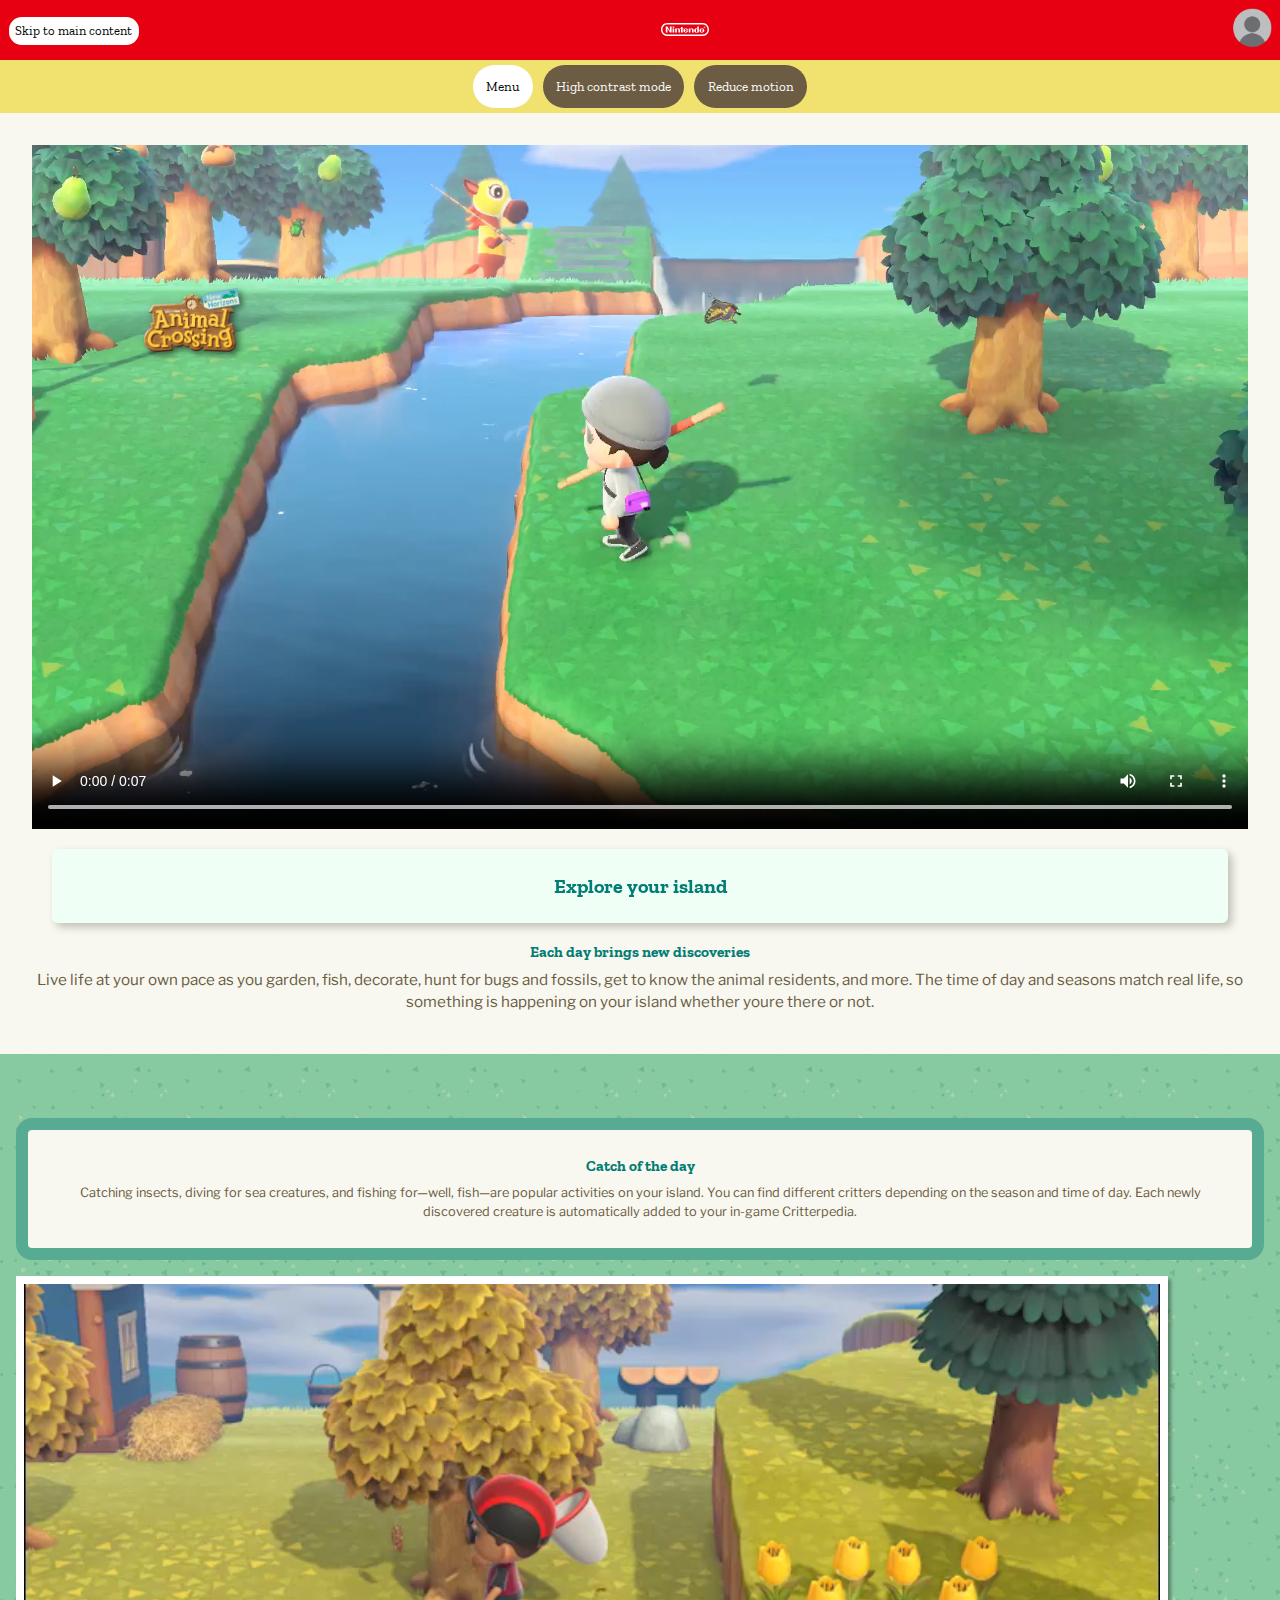
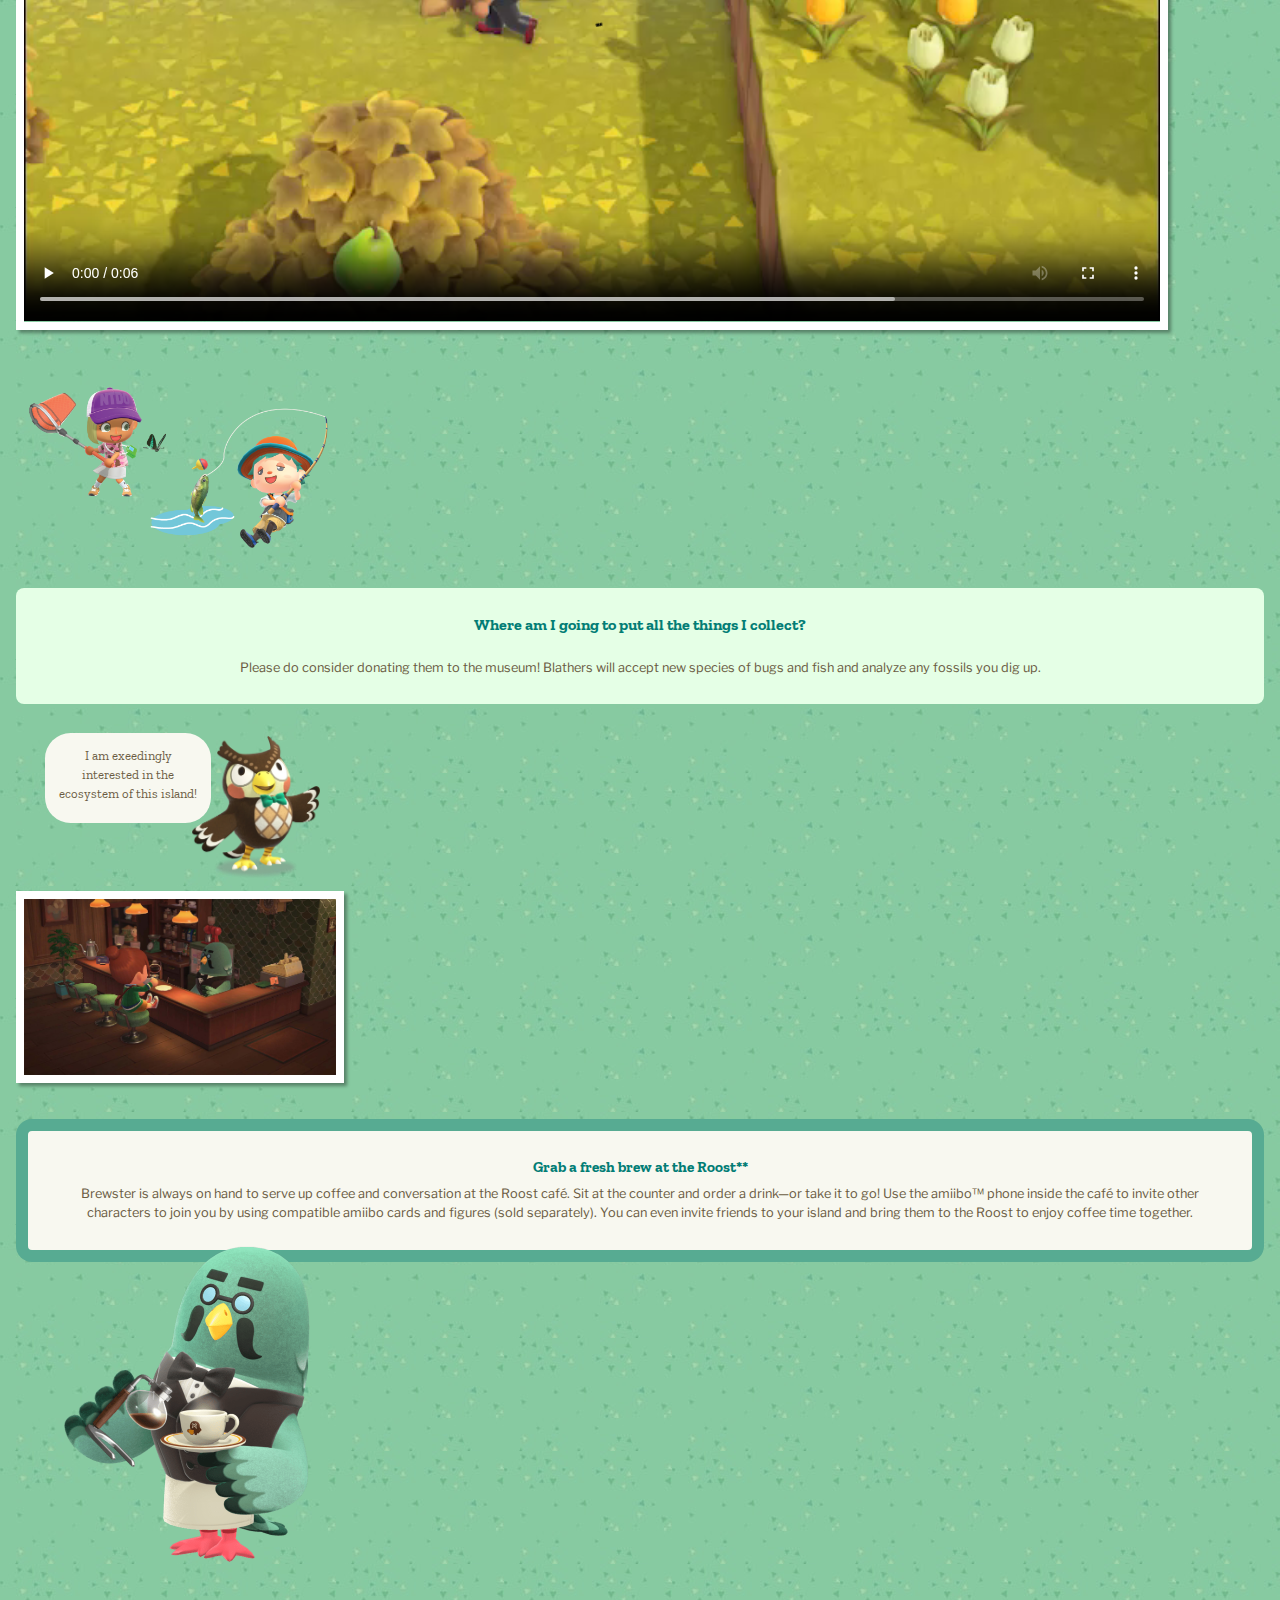
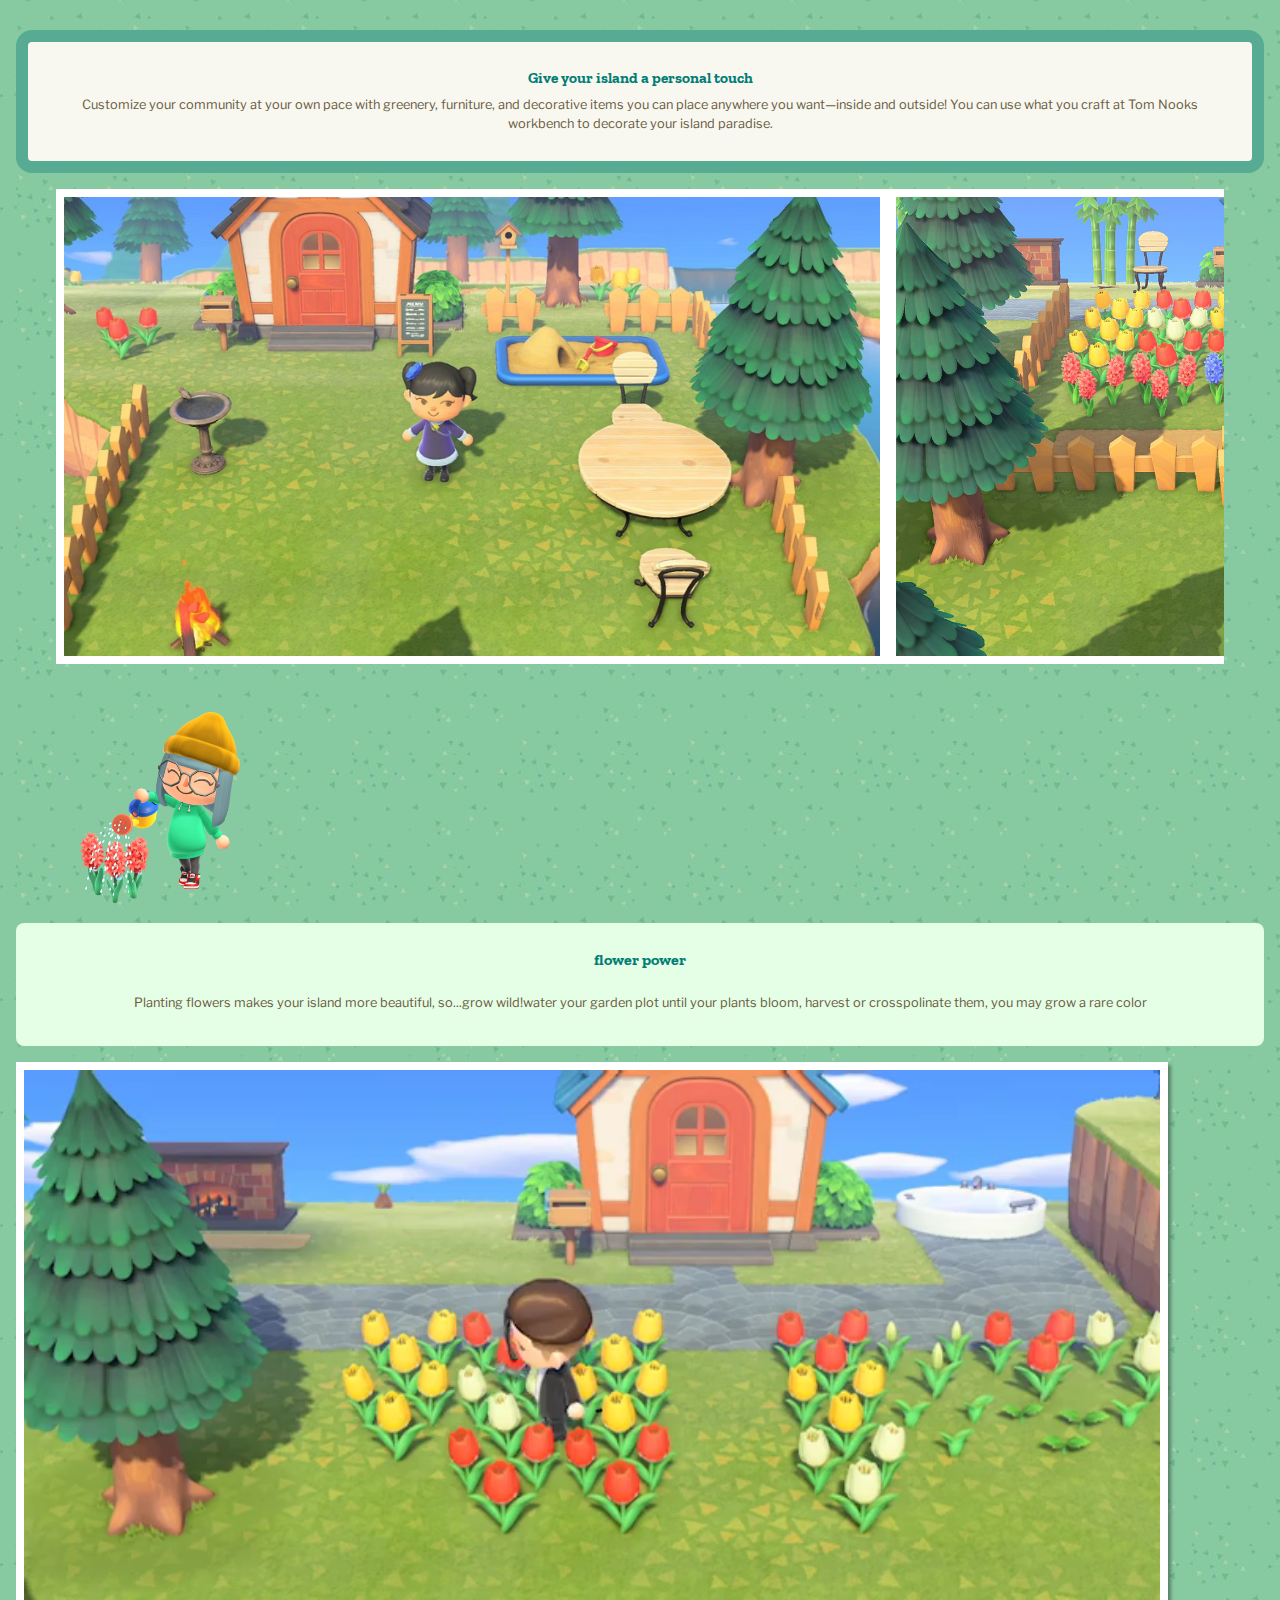
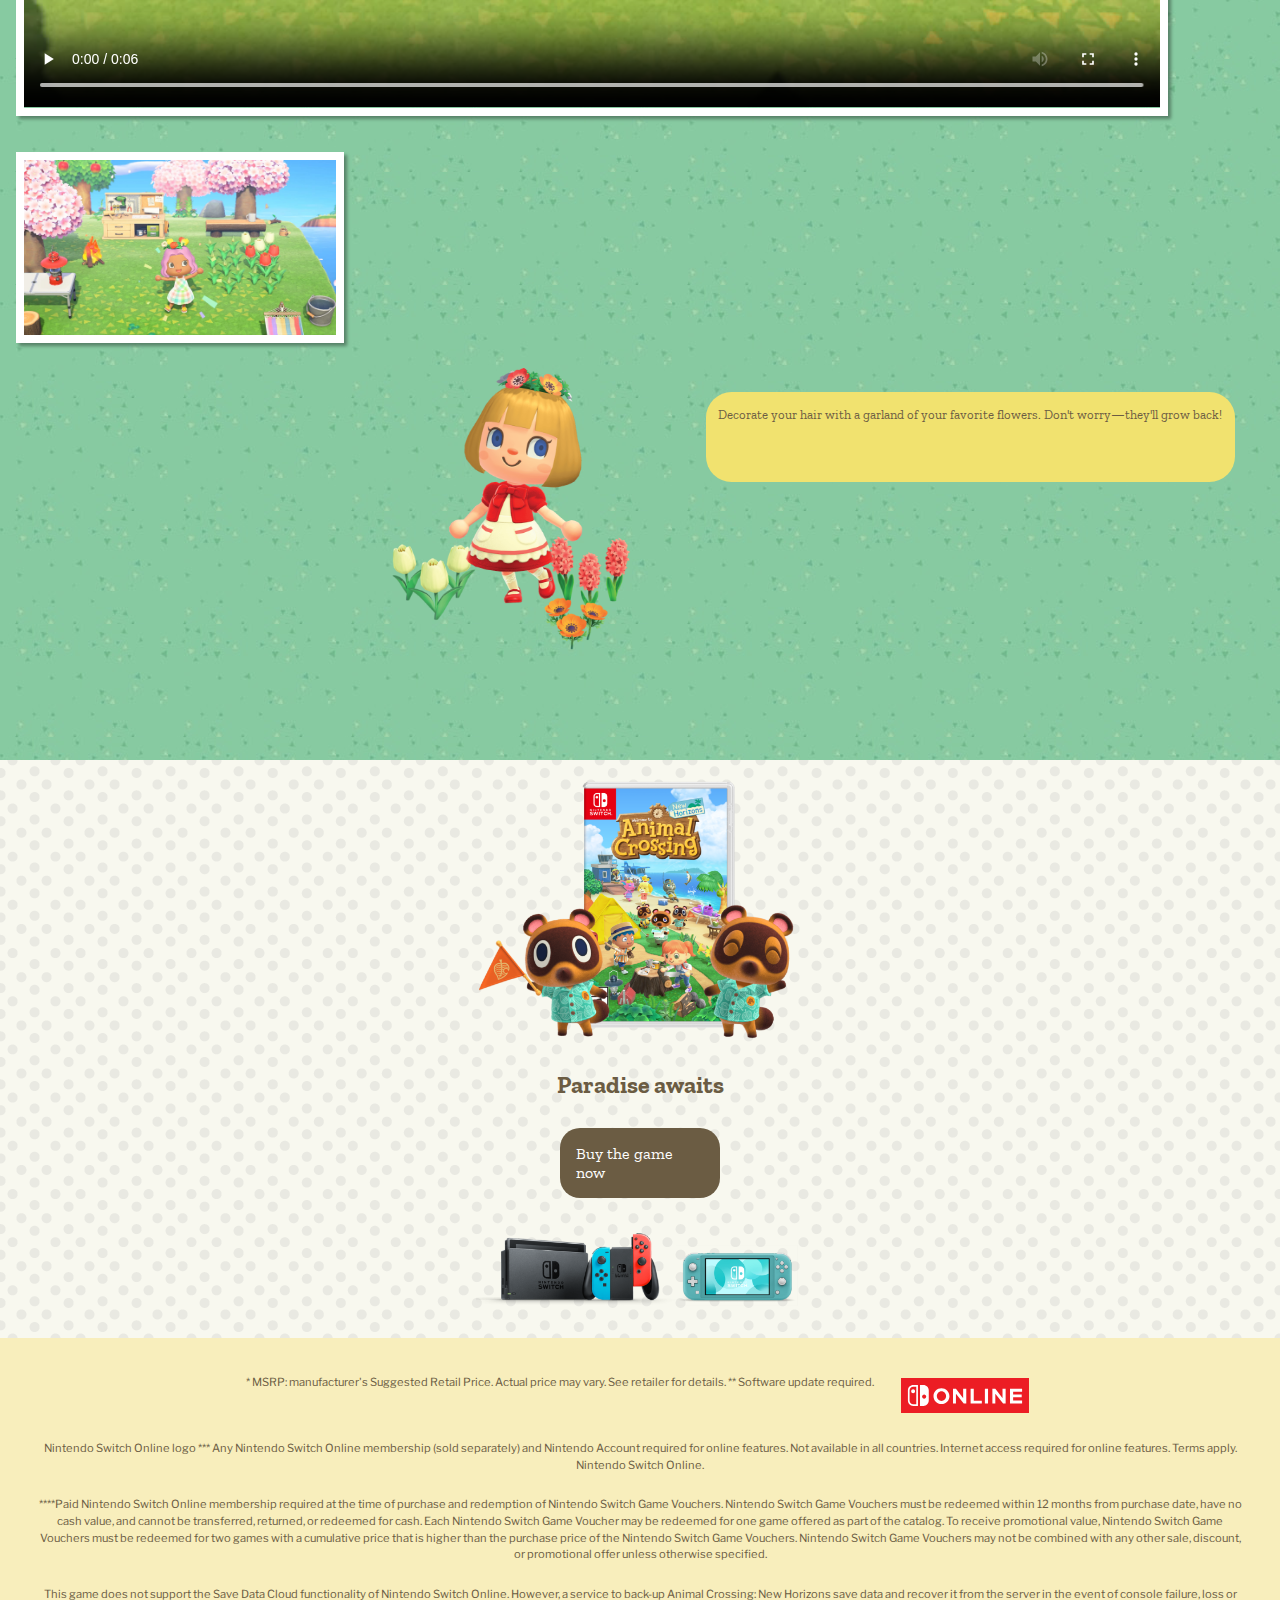
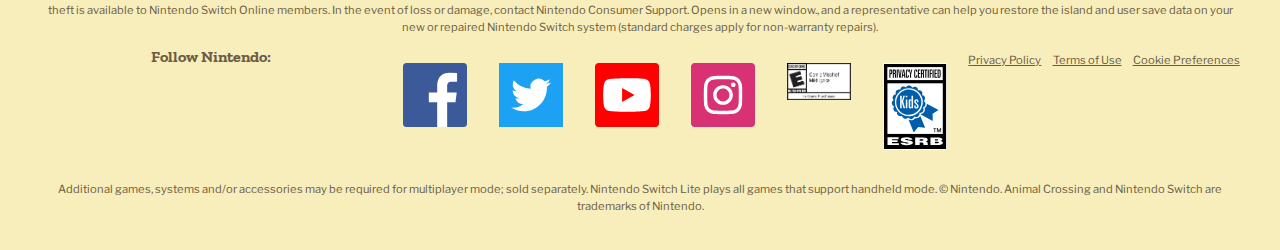
<file: index.html>
<!DOCTYPE html>
<html lang="en">
	
<head>
  <meta charset="UTF-8">
  <meta name="author" content="jouw naam">
  <meta name="viewport" content="width=device-width, initial-scale=1">
	
  <title>Explore page animal crossing new Horizons</title>
	
  <link href="./style.css" rel="stylesheet">
  <link href="./styleboth.css" rel="stylesheet">
  <link rel="icon" type="image/svg+xml" href="./images/favicon.svg">

  <link rel="preconnect" href="https://fonts.googleapis.com">
  <link rel="preconnect" href="https://fonts.gstatic.com" crossorigin>
  <link href="https://fonts.googleapis.com/css2?family=Libre+Franklin&display=swap" rel="stylesheet">

  <link rel="preconnect" href="https://fonts.googleapis.com">
  <link rel="preconnect" href="https://fonts.gstatic.com" crossorigin>
  <link href="https://fonts.googleapis.com/css2?family=Saira:wght@600&family=Zilla+Slab:wght@600&display=swap" rel="stylesheet"> 
</head>

<body>
<!-- navigatie -->
<header>
  <nav>
    <ul> 
		   <!-- bron voor skip navigatie link= https://www.w3schools.com/accessibility/accessibility_skip_links.php 
	  ik heb de code wel aangepast zodat het werkt zonder class  -->
	  <li><a href="#mainSkip">Skip to main content</a></li>
      <li><a href="https://www.nintendo.com/us/"><img src="./images/Exploreimgs/nintendo-racetrack.svg" alt="link naar nintendo U.S website in een nieuwe pagina"></a></li>
      <li><a href="https://accounts.nintendo.com/authorize_guide?type=mixed&redirect_uri=https%3A%2F%2Faccounts.nintendo.com%2Fconnect%2F1.0.0%2Fauthorize%3Fclient_id%3De56201e414c97a10%26display%3Dtouch%26interacted%3D1%26prompt%3Dconsent%26redirect_uri%3Dhttps%253A%252F%252Fanimalcrossing.nintendo.com%26response_mode%3Dweb_message%26response_type%3Dcode%2Bid_token%2Btoken%26scope%3DeshopAlps%2BmissionStatus%2BmissionStatus%253Aprogress%2Bopenid%2BpointWallet%2Buser%2Buser.birthday%2Buser.links%255B%255D.id%2Buser.mii%2Buser.wishlist%2BuserNotificationMessage%253AanyClients%2BuserNotificationMessage%253AanyClients%253Awrite%26state%3Dcf2a3fa2ce2020c4ee25cf615c9f20a0%26web_message_target%3Dop-frame%26web_message_uri%3Dhttps%253A%252F%252Faccounts.nintendo.com"><img src="./images/Exploreimgs/profilepng.png" alt="Log in or sign up link"></a></li>
	
    </ul>
    <ul>
      <li><button>Menu</button></li>
	  <li><button>High contrast mode</button></li>
	  <li><button>Reduce motion</button></li>
    </ul>
  </nav>
  <nav>
    <button> <img src="./images/Exploreimgs/kruisje.png" alt="sluit menu"> </button>
	<ul> 
       <li><a href="./index.html">Home</a></li>
	   <li><a href="./index.html">Explore</a></li>
	   <li><a href="./index.html">Create</a></li>
	   <li><a href="./index2.html">Share</a></li>
	   <li><a href="./index.html">Getting started</a></li>
	   <li><a href="./index.html">Happy home paradise</a></li>
    </ul>
  </nav>
</header>

<!-- main pagina -->
<main id="mainSkip">
  <div>
    <h1>Explore your island</h1>
	<img src="./images/Exploreimgs/logo-acnh-en-2x.png" alt="animal crossing new horizons logo">
	<h2>Each day brings new discoveries</h2>
	<p>
		Live life at your own pace as you garden, fish, decorate, hunt 
		for bugs and fossils, get to know the animal residents, and more. 
		The time of day and seasons match real life, so something is happening 
		on your island whether youre there or not.
	</p>	
	<video controls width="350">
	  <source src="./videos/backgroundvidacnh.mp4"/>
	</video>
  </div>

  <div>
    <article>
	  <h2> Catch of the day</h2>
	  <p>Catching insects, diving for sea creatures, and fishing for—well, fish—are popular activities 
		 on your island. You can find different critters depending on the season 
		 and time of day. Each newly discovered creature is automatically added to your in-game Critterpedia.</p>	
	</article>

	<video controls width="350">
	  <source src="./videos/cathofthedayvid.mp4"/>
    </video>
	<!-- decoratieve image dus een lege alt -->
	<img src="./images/Exploreimgs/acnhfish.png" alt=" ">	
  </div>
	
  <div>
    <article>
	  <h2>Where am I going to put all the things I collect?</h2>
	  <p>
	    Please do consider donating them to the museum! Blathers will accept 
		new species of bugs and fish and analyze any fossils you dig up.
	  </p>
	</article>
    <!-- dit misschien nog veranderen naar div -->
    <div>
	  <p> I am exeedingly interested in the ecosystem of this island!</p>
	  <img src="./images/Exploreimgs/Blathers_NH_-_alt.webp" alt="image of in game character Blathers">	
	</div>
      <img src="./images/Exploreimgs/thumbnail-the-roost-2x.jpg" alt="image of character  drinking in the in game cafe 'the roost'">		
  </div>
	
  <div>
	<article>
	  <h2>Grab a fresh brew at the Roost**</h2>
	  <p>
		Brewster is always on hand to serve up coffee and conversation at the Roost café. Sit at the counter and order a drink—or take it to go! 
		Use the amiibo™ phone inside the café to invite other characters to join you by using compatible amiibo cards and figures (sold separately).
		You can even invite friends to your island and bring them to the Roost to enjoy coffee time together.
	  </p>
	</article>
		<!-- decoratieve image dus een lege alt (image of chracter brewster) -->
	<img src="./images/Exploreimgs/brewster-2x.png" alt="">
  </div>

  <div>
    <article>
	  <h2>Give your island a personal touch</h2>
	  <p>
		Customize your community at your own pace 
		with greenery, furniture, and decorative items you can place
		anywhere you want—inside and outside! You can use what you craft 
		at Tom Nooks workbench to decorate your island paradise.
	  </p>
    </article>
	<!-- Image slider -->
    <figure>
		<img src="./images/Exploreimgs/characterathouse.avif" alt="image of in game content with character at house">
		<img src="./images/Exploreimgs/characterstandinginflowers.jpg" alt="image of in game content with character standing in flowers">
		<img src="./images/Exploreimgs/characteratbonfire.jpg" alt="image of in game conten with character sitting at bonfire">
		<img src="./images/Exploreimgs/characterlyingdown.jpg" alt="image of in game content of character resting next to use">
	</figure>
	<!-- decoratieve image dus geen alt tekst -->
	<img src="./images/Exploreimgs/playerwateringflowers.png" alt="">
  </div>

  <div>
	<article>
	  <h2>flower power</h2>
	  <p>
		Planting flowers makes your island more beautiful, so...grow wild!water your
		garden plot until your plants bloom, harvest or crosspolinate them, you may grow a rare color
	  </p>
	</article>
	  <video controls width="350" >
	    <source src="./videos/gardeningacnh.mp4" type="video/mp4"/> 
	  </video>
    <img src="./images/Exploreimgs/flowergardener.jpg" alt="in game image of character waving in a flowerfield">
	<div>
	  <p>Decorate your hair with a garland of your favorite flowers. Don't worry—they'll grow back!</p>
	  <!-- image is decoratief dus geen alt tekst. (flower girl character standing in flowers) -->
	  <img src="./images/Exploreimgs/flowers-char-2x.png" alt="">
    </div>
  </div>	

  <div>
    <h2>Paradise awaits</h2>
    <a href="https://animalcrossing.nintendo.com/new-horizons/buy/" alt="Link to buy now page animal crossing new horizons" >Buy the game now</a>
    <img src="./images/Exploreimgs/acnhgamebuyimg.png" alt="image of animal crossing: New Horizons game">
    <img src="./images/Exploreimgs/acnhgame2buyimg.png" alt="image of  Nintendo switch and nintendo switch lite">
  </div>
</main>

<footer>
  <p>
    * MSRP: manufacturer's Suggested Retail Price. Actual price may vary. See retailer for details.
	** Software update required.
  </p>

<img src="./images/Exploreimgs/logo-nso.svg" alt="nintendo switch online logo">

  <p>
	Nintendo Switch Online logo
	*** Any Nintendo Switch Online membership (sold separately) and Nintendo Account required for online features. 
	Not available in all countries. Internet access required for online features. Terms apply. Nintendo Switch Online.
  </p>
  <p>
	****Paid Nintendo Switch Online membership required at the time of purchase and
	redemption of Nintendo Switch Game Vouchers. Nintendo Switch Game Vouchers must be redeemed within 12 months 
	from purchase date, have no cash value, and cannot be transferred, returned, or redeemed for cash. Each Nintendo Switch Game Voucher may be redeemed for one game offered as part of the catalog.
	To receive promotional value, Nintendo Switch Game Vouchers must be redeemed for two games with a cumulative price that is higher than the purchase price of the Nintendo Switch Game Vouchers. 
	Nintendo Switch Game Vouchers may not be combined with any other sale, discount, or promotional offer unless otherwise specified.
  </p>

  <p>
	This game does not support the Save Data Cloud functionality of 
	Nintendo Switch Online. However, a service to back-up Animal Crossing: New Horizons save data and recover it from the server in the event of console failure, loss or theft is available to Nintendo 
	Switch Online members. In the event of loss or damage, contact Nintendo Consumer Support. Opens in a new window., and a representative can help you restore the island and user save data on your new 
	or repaired Nintendo Switch system (standard charges apply 
	for non-warranty repairs).
  </p>

  <h2>Follow Nintendo:</h2>
  <a href=""><img src="./images/Exploreimgs/logo-facebook.svg" alt="Link to facebook website animal crossing new horizons"></a>
  <a href=""><img src="./images/Exploreimgs/logo-twitter.svg" alt="Link to twitter website animal crossing new horizons"></a>
  <a href=""><img src="./images/Exploreimgs/logo-youtube.svg" alt="Link to youtube website animal crossing new horizons"></a>
  <a href=""><img src="./images/Exploreimgs/logo-instagram.svg" alt="Link to instagram website animal crossing new horizons"></a>
  <a href=""><img src="./images/Exploreimgs/ESRBratings.png" alt="Link to ESBR rating website animal crossing new horizons"></a>
  <a href=""><img src="./images/Exploreimgs/logo-esrb-privacy-certified-kids.svg" alt="link to ESRB privacy certified website"></a>

  <a href="" alt="link to privacy policy" >Privacy Policy</a>
  <a href="" alt="link to terms of use"  >Terms of Use</a>
  <a href="" alt="link to cookie preferences" >Cookie Preferences</a>

  <p>
	Additional games, systems and/or accessories may be required for multiplayer mode; sold separately.
	Nintendo Switch Lite plays all games that support handheld mode.
	© Nintendo. Animal Crossing and Nintendo Switch are trademarks of Nintendo.
  </p>
</footer>

<script defer src="./scripts/script.js"></script>
</body>
</html>
</file>
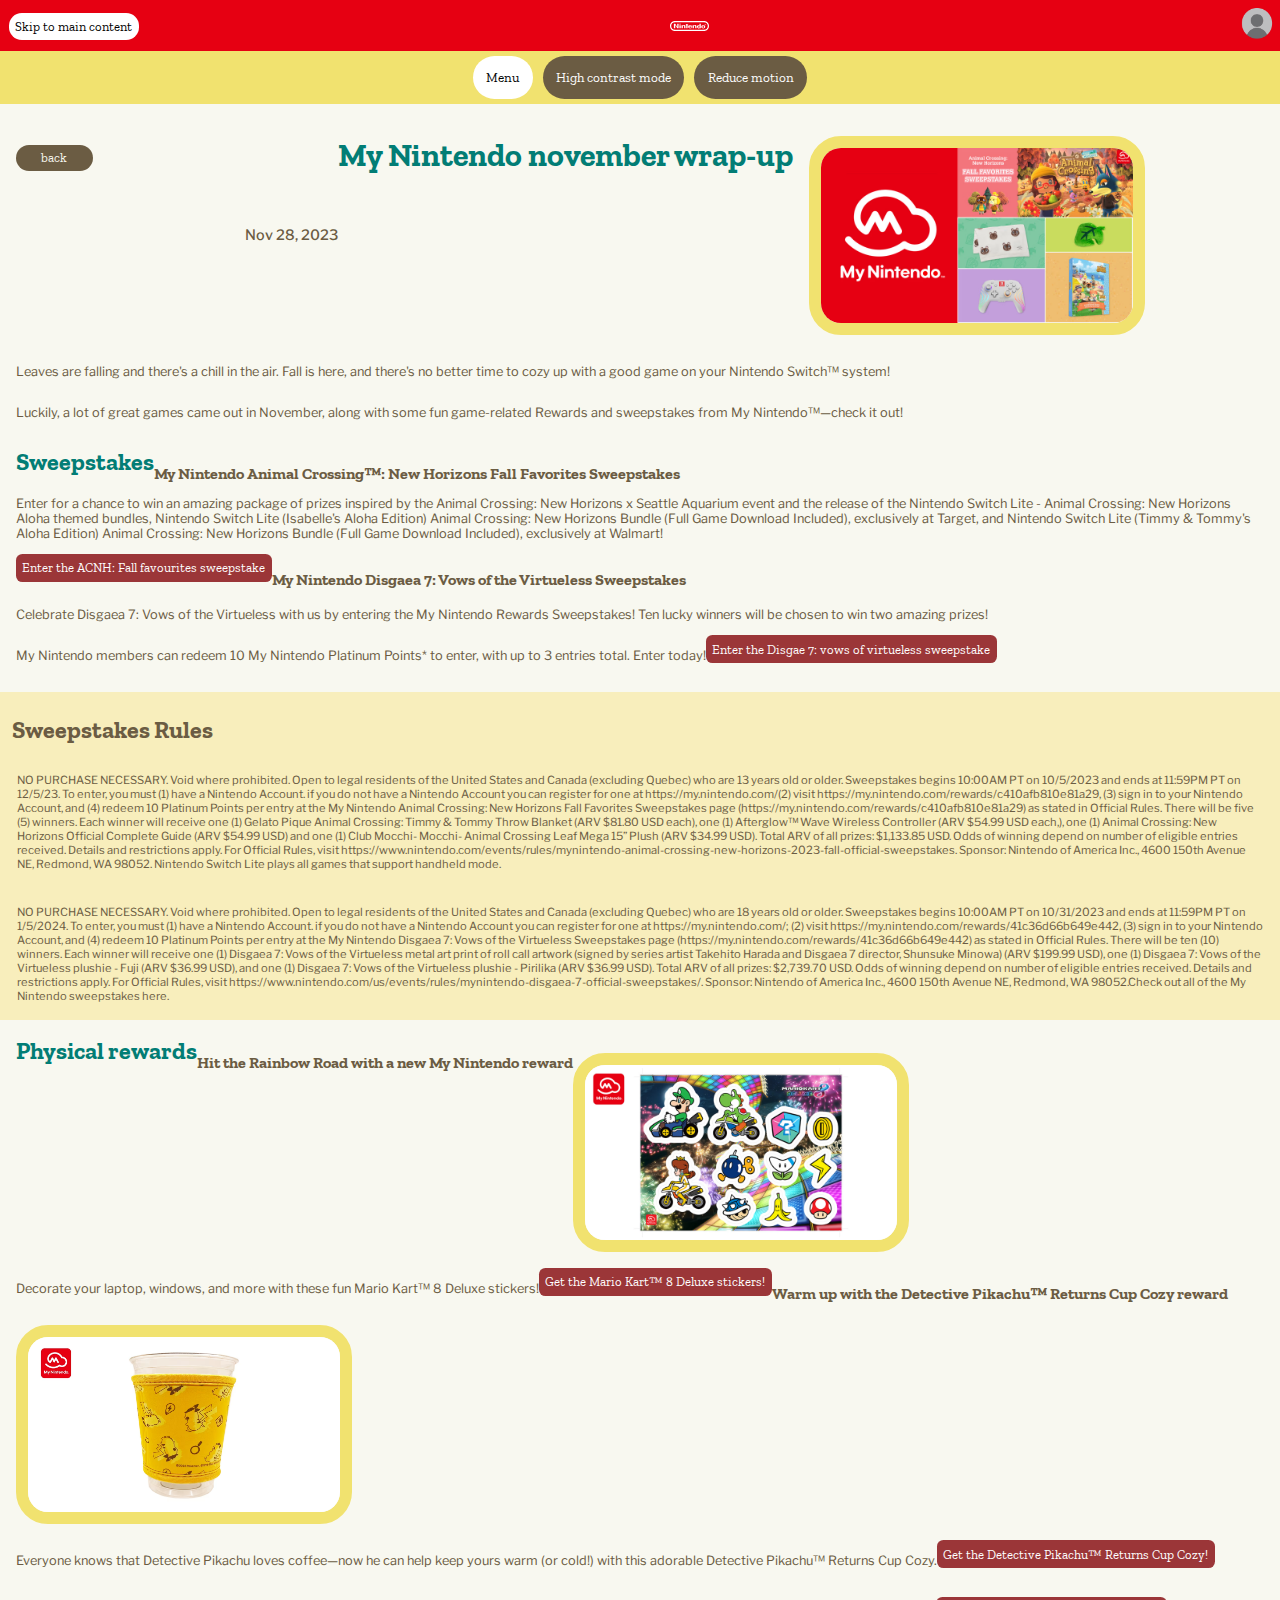
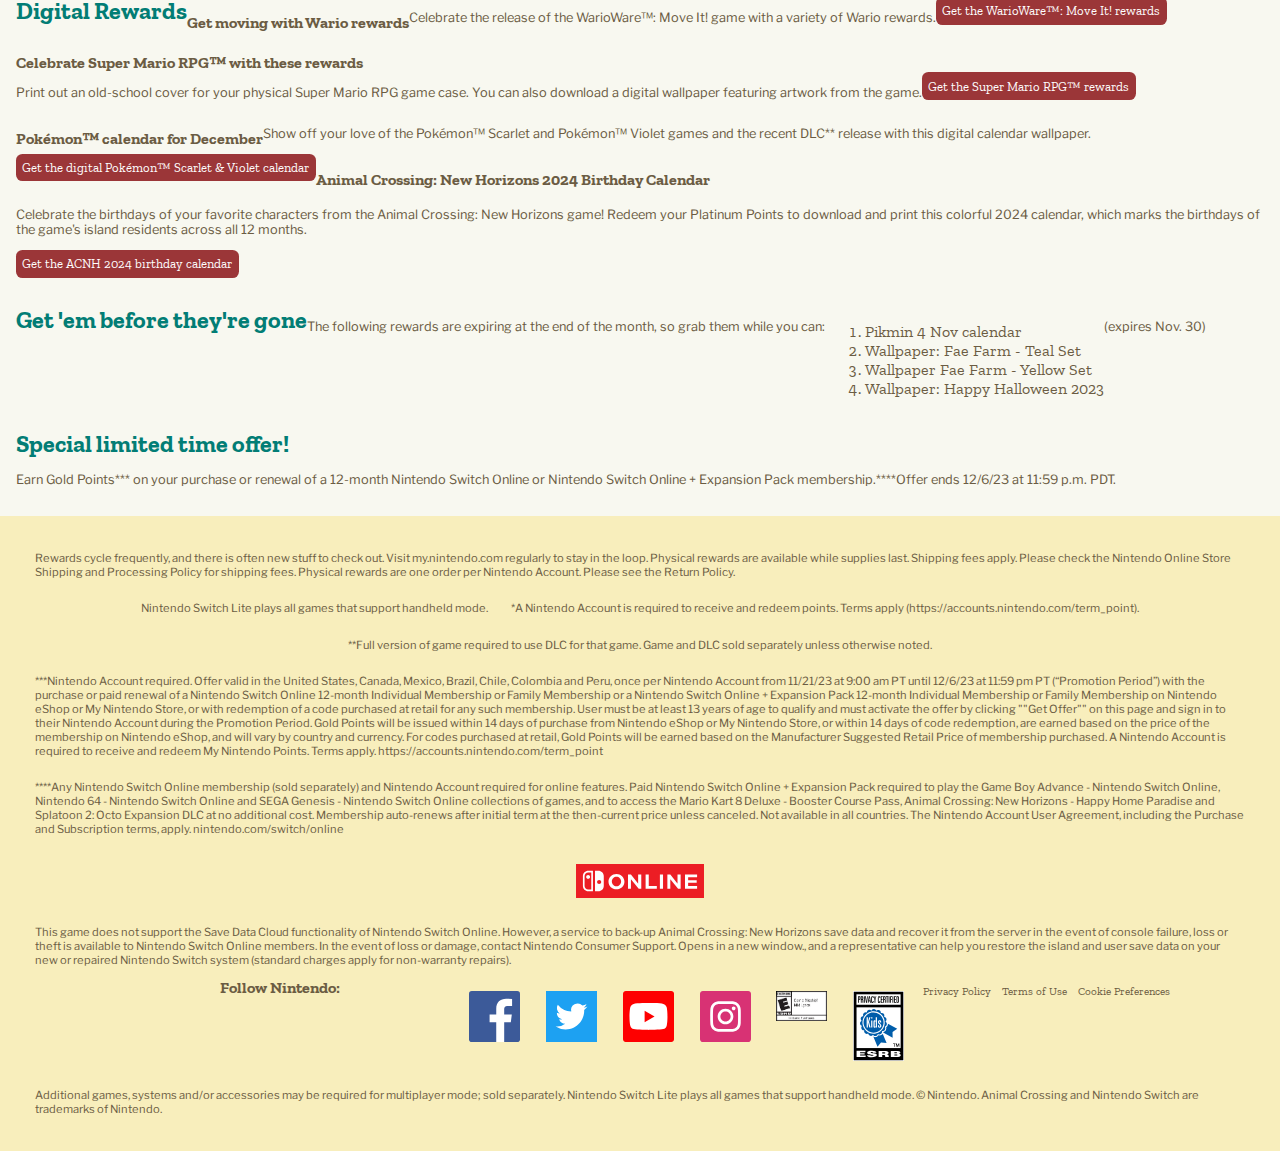
<file: index2.html>
<!DOCTYPE html>
<html lang="en">
	
<head>
  <meta charset="UTF-8">
  <meta name="author" content="Felicia AUgustine">
  <meta name="viewport" content="width=device-width, initial-scale=1">
	
  <title>Articles Animalcrossing new horizons</title>
	
  <link href="./styleboth.css" rel="stylesheet">
  <link href="./style2.css" rel="stylesheet">
  <link rel="icon" type="image/svg+xml" href="./images/favicon.svg">

  <link rel="preconnect" href="https://fonts.googleapis.com">
  <link rel="preconnect" href="https://fonts.gstatic.com" crossorigin>
  <link href="https://fonts.googleapis.com/css2?family=Libre+Franklin&display=swap" rel="stylesheet">

  <link rel="preconnect" href="https://fonts.googleapis.com">
  <link rel="preconnect" href="https://fonts.gstatic.com" crossorigin>
  <link href="https://fonts.googleapis.com/css2?family=Saira:wght@600&family=Zilla+Slab:wght@600&display=swap" rel="stylesheet">
</head>

<body>
  <header>
    <nav>
      <ul> 
        <!-- bron voor skip navigatie link= https://www.w3schools.com/accessibility/accessibility_skip_links.php 
	      ik heb de code wel aangepast zodat het werkt zonder class  -->
        <li><a href="#mainSkip">Skip to main content</a></li>
        <li><a href="https://www.nintendo.com/us/"><img src="./images/Exploreimgs/nintendo-racetrack.svg" alt="link naar nintendo U.S website in een nieuwe pagina"></a></li>
        <li><a href="https://accounts.nintendo.com/authorize_guide?type=mixed&redirect_uri=https%3A%2F%2Faccounts.nintendo.com%2Fconnect%2F1.0.0%2Fauthorize%3Fclient_id%3De56201e414c97a10%26display%3Dtouch%26interacted%3D1%26prompt%3Dconsent%26redirect_uri%3Dhttps%253A%252F%252Fanimalcrossing.nintendo.com%26response_mode%3Dweb_message%26response_type%3Dcode%2Bid_token%2Btoken%26scope%3DeshopAlps%2BmissionStatus%2BmissionStatus%253Aprogress%2Bopenid%2BpointWallet%2Buser%2Buser.birthday%2Buser.links%255B%255D.id%2Buser.mii%2Buser.wishlist%2BuserNotificationMessage%253AanyClients%2BuserNotificationMessage%253AanyClients%253Awrite%26state%3Dcf2a3fa2ce2020c4ee25cf615c9f20a0%26web_message_target%3Dop-frame%26web_message_uri%3Dhttps%253A%252F%252Faccounts.nintendo.com"><img src="./images/Exploreimgs/profilepng.png" alt="Log in or sign up link"></a></li>
       
      </ul>
      <ul>
        <li><button>Menu</button></li>
        <li><button>High contrast mode</button></li>
        <li><button>Reduce motion</button></li>
      </ul>
    </nav>
    <nav>
      <button> <img src="./images/Exploreimgs/kruisje.png" alt="sluit menu"> </button>
        <ul> 
          <li><a href="./index.html">Home</a></li>
          <li><a href="./index.html">Explore</a></li>
          <li><a href="./index.html">Create</a></li>
          <li><a href="./index2.html">Share</a></li>
          <li><a href="./index.html">Getting started</a></li>
          <li><a href="./index.html">Happy home paradise</a></li>
        </ul>
    </nav>
  </header> 

<main id="mainSkip">
  <article>
    <h1>My Nintendo november wrap-up</h1>
    <img src="./images/articleimg/imgbanner.avif" alt="image of animal crossing new horizons sweepstake and more prizes">
    <p> 
     Leaves are falling and there's a chill in the air. Fall is here, and there's no better 
     time to cozy up with a good game on your Nintendo Switch™ system!
    </p>
    <p> 
      Luckily, a lot of great games came out in November, along with some fun game-related
      Rewards and sweepstakes from My Nintendo™—check it out!
    </p>
    <a href="./index.html">back</a>
    <p>Nov 28, 2023</p>
  </article>

  <article>
    <h2>Sweepstakes</h2>
    <h3>My Nintendo Animal Crossing™: New Horizons Fall Favorites Sweepstakes</h3>
      <p>
        Enter for a chance to win an amazing package of 
        prizes inspired by the Animal Crossing: New Horizons x Seattle Aquarium event and the release of the Nintendo
        Switch Lite - Animal Crossing: New Horizons Aloha themed bundles, Nintendo Switch Lite (Isabelle's Aloha Edition) 
        Animal Crossing: New Horizons Bundle (Full Game Download 
        Included), exclusively at Target, and Nintendo Switch Lite 
        (Timmy & Tommy's Aloha Edition) Animal Crossing:
        New Horizons Bundle (Full Game Download Included), 
        exclusively at Walmart! 
      </p>

      <a href="https://my.nintendo.com/rewards/c410afb810e81a29?_gl=1*q0mlat*_ga*MzQyNzg0MDE4LjE3MDE2MTI5MzY.*_ga_F6ERC4HMNZ*MTcwMTYzMzM4OS41LjEuMTcwMTYzOTI0Ni4wLjAuMA.." alt="link to fall favourites sweepstake sweepstakes">Enter the ACNH: Fall favourites sweepstake</a>
 
    <h3>My Nintendo Disgaea 7: Vows of the Virtueless Sweepstakes</h3>
      <p>
      Celebrate Disgaea 7: Vows of the Virtueless with us by entering the My Nintendo Rewards Sweepstakes! Ten lucky winners will be chosen to win two amazing prizes!  
      </p>
      <p>
       My Nintendo members can redeem 10 My Nintendo Platinum Points* to enter, with up to 3 entries total. Enter today!   
      </p>
      <a href="https://my.nintendo.com/rewards/41c36d66b649e442?_gl=1*1vzocba*_ga*MzQyNzg0MDE4LjE3MDE2MTI5MzY.*_ga_F6ERC4HMNZ*MTcwMTg2NjgxMi4xMS4xLjE3MDE4NzE0NzcuMC4wLjA." alt="link to Disgaea 7: Vows of the Virtueless  sweepstake website">Enter the Disgae 7: vows of virtueless sweepstake</a>
  </article>

  <section>
     <h2>Sweepstakes Rules</h2>
        <p>
            NO PURCHASE NECESSARY. Void where prohibited. Open to legal residents of the United States and Canada (excluding Quebec) who are 13 years old or older. 
            Sweepstakes begins 10:00AM PT on 10/5/2023 and ends at 11:59PM PT on 12/5/23. To enter, you must (1) have a Nintendo Account. if you do not have a Nintendo Account
            you can register for one at https://my.nintendo.com/(2) visit https://my.nintendo.com/rewards/c410afb810e81a29, (3) sign in to your Nintendo Account, and (4) redeem 10 Platinum 
            Points per entry at the My Nintendo Animal Crossing: New Horizons Fall Favorites Sweepstakes page (https://my.nintendo.com/rewards/c410afb810e81a29) as stated in Official Rules. 
            There will be five (5) winners. Each winner will receive one (1) Gelato Pique Animal Crossing: Timmy & Tommy Throw Blanket (ARV $81.80 USD each), one (1) Afterglow™ Wave Wireless Controller (ARV $54.99 USD each,),
            one (1) Animal Crossing: New Horizons Official Complete Guide (ARV $54.99 USD) and one (1) Club Mocchi- Mocchi- Animal Crossing Leaf Mega 15” Plush (ARV $34.99 USD). 
            Total ARV of all prizes: $1,133.85 USD. Odds of winning depend on number of eligible entries received. Details and restrictions apply. For Official Rules, 
            visit https://www.nintendo.com/events/rules/mynintendo-animal-crossing-new-horizons-2023-fall-official-sweepstakes. Sponsor: Nintendo of America Inc., 4600 150th Avenue NE, Redmond, WA 98052.
            Nintendo Switch Lite plays all games that support handheld mode.
        </p>
        <p>
            NO PURCHASE NECESSARY. Void where prohibited. Open to legal residents of the United States and Canada 
            (excluding Quebec) who are 18 years old or older. Sweepstakes begins 10:00AM PT on 10/31/2023 and ends at 11:59PM PT on 1/5/2024. 
            To enter, you must (1) have a Nintendo Account. if you do not have a Nintendo Account you can register for one at https://my.nintendo.com/;
           (2) visit https://my.nintendo.com/rewards/41c36d66b649e442, (3) sign in to your Nintendo Account, and (4) redeem 10 Platinum Points per entry at
           the My Nintendo Disgaea 7: Vows of the Virtueless Sweepstakes page (https://my.nintendo.com/rewards/41c36d66b649e442) as stated in Official Rules. There will be ten (10) winners.
           Each winner will receive one (1) Disgaea 7: Vows of the Virtueless metal art print of roll call artwork (signed by series artist Takehito Harada and Disgaea 7 director, Shunsuke Minowa)
           (ARV $199.99 USD), one (1) Disgaea 7: Vows of the Virtueless plushie - Fuji (ARV $36.99 USD), and one (1) Disgaea 7: Vows of the Virtueless plushie - Pirilika (ARV $36.99 USD). 
           Total ARV of all prizes: $2,739.70 USD. Odds of winning depend on number of eligible entries received. Details and restrictions apply. For Official Rules, 
           visit https://www.nintendo.com/us/events/rules/mynintendo-disgaea-7-official-sweepstakes/. Sponsor: Nintendo of America Inc., 4600 150th Avenue NE, Redmond, WA 98052.Check out all of the My Nintendo sweepstakes here.
       </p>
  </section>

  <article>
    <h2>Physical rewards</h2>
    <h3>Hit the Rainbow Road with a new My Nintendo reward</h3>
      <img src="./images/articleimg/8stickers.avif" alt="image of 8 diferent raindbowroad mario stickers">
      <p>
      Decorate your laptop, windows, and more with these fun Mario Kart™ 8 Deluxe stickers!
      </p>
        <a href="https://www.nintendo.com/us/store/products/mario-kart-8-deluxe-vinyl-sticker-sheet-v2-119298/?_gl=1*95xcrs*_ga*MzQyNzg0MDE4LjE3MDE2MTI5MzY.*_ga_F6ERC4HMNZ*MTcwMjIwMzAzNS4xNi4xLjE3MDIyMDM1MDcuMC4wLjA." alt="link to Mario Kart™ 8 Deluxe stickers nintendo shop website">Get the Mario Kart™ 8 Deluxe stickers!</a>
    <h3>Warm up with the Detective Pikachu™ Returns Cup Cozy reward</h3>
      <img src="./images/articleimg/cuppika.avif" alt="Detective Pikachu yellow cup warmer">
      <p>
       Everyone knows that Detective Pikachu loves coffee—now he can help keep yours warm (or cold!) with this adorable Detective Pikachu™ Returns Cup Cozy.
      </p>
        <a href="https://www.nintendo.com/us/store/products/detective-pikachu-cup-sleeve-120497/?_gl=1*1379cw6*_ga*MzQyNzg0MDE4LjE3MDE2MTI5MzY.*_ga_F6ERC4HMNZ*MTcwMjIwMzAzNS4xNi4xLjE3MDIyMDM1MDcuMC4wLjA.">Get the  Detective Pikachu™ Returns Cup Cozy! </a>
  </article>

  <article>
    <h2>Digital Rewards</h2>
    <h3>Get moving with Wario rewards</h3>
      <p>
        Celebrate the release of the WarioWare™: Move It! game with a variety of Wario rewards.
      </p>
      <a href="" alt="link to WarioWare™: Move It! nintendo reward website">Get the  WarioWare™: Move It! rewards</a>
    <h3>Celebrate Super Mario RPG™ with these rewards</h3>
      <p>
      Print out an old-school cover for your physical Super Mario RPG game case.
      You can also download a digital wallpaper featuring artwork from the game.
      </p>
      <a href="https://my.nintendo.com/rewards/5cb195a6316ee5e0?_gl=1*10f9m12*_ga*MzQyNzg0MDE4LjE3MDE2MTI5MzY.*_ga_F6ERC4HMNZ*MTcwMTYzMzM4OS41LjEuMTcwMTY0MDUzOC4wLjAuMA.." alt="link to Super Mario RPG™ nintendo reward website">Get the Super Mario RPG™ rewards</a>
    <h3>Pokémon™ calendar for December</h3>
      <p>
      Show off your love of the Pokémon™ Scarlet and Pokémon™ Violet games and the recent DLC** release with this digital calendar wallpaper.
      </p>
      <a href="" alt="link to digital Pokémon™ Scarlet & Violet calendar nintendo reward website">Get the digital Pokémon™ Scarlet & Violet calendar</a>
    <h3>Animal Crossing: New Horizons 2024 Birthday Calendar</h3>
      <p>
      Celebrate the birthdays of your favorite characters from the Animal Crossing: New Horizons game! Redeem your Platinum Points to download and print this colorful 2024 calendar,
      which marks the birthdays of the game's island residents across all 12 months. 
      </p>
      <a href="" alt="link to digital Pokémon™ Scarlet & Violet calendar nintendo reward website">Get the ACNH 2024 birthday calendar</a>
  </article>

  <article>
  <h2>Get 'em before they're gone</h2>
  <p>The following rewards are expiring at the end of the month, so grab them while you can:</p>
  <ol>
    <li>Pikmin 4 Nov calendar</li>
    <li>Wallpaper: Fae Farm - Teal Set</li>
    <li>Wallpaper Fae Farm - Yellow Set</li>
    <li>Wallpaper: Happy Halloween 2023</li>
  </ol>
  <p>(expires Nov. 30)</p>
  </article>
  
  <article>
  <h2>Special limited time offer!</h2>  
  <p>
    Earn Gold Points*** on your purchase or renewal of a 12-month Nintendo Switch Online or 
    Nintendo Switch Online + Expansion Pack membership.****Offer ends 12/6/23 at 11:59 p.m. PDT.
  </p>
  </article>


</main>

<footer>
      <!-- Footer specifiek voor deze pagina-->
    <p>
        Rewards cycle frequently, and there is often new stuff to check out. Visit my.nintendo.com regularly to stay in the loop.
        Physical rewards are available while supplies last. Shipping fees apply. Please check the Nintendo Online Store Shipping 
        and Processing Policy for shipping fees. Physical rewards are one order per Nintendo Account. Please see the Return Policy.
    </p>
    <p>
        Nintendo Switch Lite plays all games that support handheld mode.   
    </p>
    <p>
       *A Nintendo Account is required to receive and redeem points. Terms apply (https://accounts.nintendo.com/term_point).   
    </p>
    <p>
       **Full version of game required to use DLC for that game. Game and DLC sold separately unless otherwise noted.  
    </p>
    <p>
        ***Nintendo Account required. Offer valid in the United States, Canada, Mexico, Brazil, Chile, Colombia 
        and Peru, once per Nintendo Account from 11/21/23 at 9:00 am PT until 12/6/23 at 11:59 pm PT (“Promotion Period”) 
        with the purchase or paid renewal of a Nintendo Switch Online 12-month Individual Membership or Family Membership 
        or a Nintendo Switch Online + Expansion Pack 12-month Individual Membership or Family Membership on Nintendo eShop
        or My Nintendo Store, or with redemption of a code purchased at retail for any such membership. User must be at 
        least 13 years of age to qualify and must activate the offer by clicking ""Get Offer"" on this page and sign in
        to their Nintendo Account during the Promotion Period. Gold Points will be issued within 14 days of purchase 
        from Nintendo eShop or My Nintendo Store, or within 14 days of code redemption, are earned based on the price of
        the membership on Nintendo eShop, and will vary by country and currency. For codes purchased at retail, Gold 
        Points will be earned based on the Manufacturer Suggested Retail Price of membership purchased. A Nintendo 
        Account is required to receive and redeem My Nintendo Points. Terms apply. https://accounts.nintendo.com/term_point
    </p>
    <p>
        ****Any Nintendo Switch Online membership (sold separately) and Nintendo Account required for online features. Paid Nintendo Switch Online + Expansion Pack
        required to play the Game Boy Advance - Nintendo Switch Online, Nintendo 64 - Nintendo Switch Online and SEGA Genesis - Nintendo Switch Online collections of games,
        and to access the Mario Kart 8 Deluxe - Booster Course Pass, Animal Crossing: New Horizons - Happy Home Paradise and Splatoon 2: Octo Expansion DLC at no additional cost.
        Membership auto-renews after initial term at the then-current price unless canceled. Not available in all countries. The Nintendo Account User Agreement, including the Purchase and Subscription terms,
        apply. nintendo.com/switch/online
    </p>
    
  <!-- main Footer -->
      
    <img src="./images/Exploreimgs/logo-nso.svg" alt="nintendo switch online logo">
    <p>
      This game does not support the Save Data Cloud functionality of 
      Nintendo Switch Online. However, a service to back-up Animal Crossing: New Horizons save data and recover it from the server in the event of console failure, loss or theft is available to Nintendo 
      Switch Online members. In the event of loss or damage, contact Nintendo Consumer Support. Opens in a new window., and a representative can help you restore the island and user save data on your new 
      or repaired Nintendo Switch system (standard charges apply 
      for non-warranty repairs).
    </p>

  <h2>Follow Nintendo:</h2>
    <a href=""><img src="./images/Exploreimgs/logo-facebook.svg" alt="Link to facebook website animal crossing new horizons"></a>
    <a href=""><img src="./images/Exploreimgs/logo-twitter.svg" alt="Link to twitter website animal crossing new horizons"></a>
    <a href=""><img src="./images/Exploreimgs/logo-youtube.svg" alt="Link to youtube website animal crossing new horizons"></a>
    <a href=""><img src="./images/Exploreimgs/logo-instagram.svg" alt="Link to instagram website animal crossing new horizons"></a>
    <a href=""><img src="./images/Exploreimgs/ESRBratings.png" alt="Link to ESBR rating website animal crossing new horizons"></a>
    <a href=""><img src="./images/Exploreimgs/logo-esrb-privacy-certified-kids.svg" alt="link to ESRB privacy certified website"></a>
      
    <a href="" alt="link to privacy policy" >Privacy Policy</a>
    <a href="" alt="link to terms of use"  >Terms of Use</a>
    <a href="" alt="link to cookie preferences" >Cookie Preferences</a>
      
    <p>
      Additional games, systems and/or accessories may be required for multiplayer mode; sold separately.
      Nintendo Switch Lite plays all games that support handheld mode.
      © Nintendo. Animal Crossing and Nintendo Switch are trademarks of Nintendo.
    </p>
</footer>
    
<script defer src="./scripts/script.js"></script>
</body>
</file>
<file: style.css>
/* ..................body stijl ...................... */
   
body {
	margin: 0;
	background-image: url(./images/Exploreimgs/backgroundacnh.jpeg); 
	animation-name: backgroundmove;
	animation-duration: 35s;
	animation-iteration-count: infinite;
	animation-fill-mode: both;
}

body.reduceMotion{
  margin: 0;
	background-image: url(./images/Exploreimgs/backgroundacnh.jpeg); 
	animation-duration: 0s;
  animation-iteration-count:none;
	animation-fill-mode: none;
}

/* ...................tweede deel = MAIN ...................... */

main img {
	margin: 1em;
  margin-right: 0em;
  margin-left: 0em;
  width: 20.5em;
}

main div{
margin: 1em;
}
  
main div:nth-child(1) {
	background-color: var(--sectioncolor-background);
	margin: 0;
	margin-bottom: 4em;
	padding: 2em;
  display: flex;
  flex-direction: column;	
}
  
h1, h2 {
  color: var(--Hoofdkopjes);
  text-align: center;
  margin: 0em;
  font-size: 1.4em;
  line-height: 1.2em;
  
  /* header fonts */
  font-family: 'Saira', sans-serif;
  font-family: 'Zilla Slab', serif;
}
  
h1 {
	background-color:  var(--mainribboncolor) ;
	font-size: 1.25em;
	padding: 1.25em;
  border-radius: 0.3em;
  margin: 1em;
  filter: drop-shadow(0.2em 0.2em 0.2em rgba(0, 0, 0, 0.226));
}
  
p {
	color:  var(--color-text );
	font-size: 0.8em;
	text-align: center;
	line-height: 1.5em;
	margin: 0em;
}
	  
video {
  margin: 1em;
  margin-left: 0em;
  margin-right: 0em;
	align-content: center;
  width: 90vw;
}
  
main div:nth-child(1) p, h2 {
  font-size: 0.95em;
	padding-bottom: 0.5em;
}
  

div article:nth-of-type(1) {
	background-color: var(--sectioncolor-background);
  padding: 1.7em;
  border-radius: 1em;
  border: solid 0.75em var(--sectionbordercolor);
}
  

  
div div {
  display: grid;
  grid-template-columns: 12em 1em;
  margin: 1em;
  margin-bottom: 2.5em;
}
  
div div img {
	width:8em;
	position: absolute;
	left: 12em;
}
  
div div p{
  background-color: var(--sectioncolor-background);
  border-radius: 2em;
	height: 7em;
  padding: 1em ;
	margin: 1em;
  
	font-family: 'Saira', sans-serif;
  font-family: 'Zilla Slab', serif;
}


div:nth-of-type(1) video {
  border: none;
  order: -1;
  box-shadow: none;
  width: auto;
  margin: 0em;
}

div:nth-of-type(4) img {  
	position: relative;
  top: -2em;
  width: 15.4em;
  left: 3em;

}
  
div:nth-of-type(6) article, div:nth-of-type(3) article {
	background-color: var(--secundairysectioncolor);
	border: none;
	border-radius: 0.5em;
}
  
div:nth-of-type(6) article h2,  div:nth-of-type(3) article h2 {
  font-size: 1em;
	margin-bottom: 1em;
}
  
div:nth-of-type(6) article p {
  margin: 0.5em;
}
  
div:nth-of-type(6) div {
	display: flex;
	flex-wrap: wrap;
	flex-direction: row-reverse;
  position: relative;
  align-content: center;
}

div:nth-of-type(6) div p {
  background-color: var(--menucolor);

}

div:nth-of-type(6) div img:nth-of-type(1) {
	width: 17em;
  position: relative;
  left: -3em;
  top: -3em;
}

div:nth-of-type(7) {
  background-color: var(--sectioncolor-background);
  background-image: url(./images/Exploreimgs/backgroundendacnh.png);
  margin: 0em;
  display: flex;
  flex-wrap: wrap;
  flex-direction: column;
  align-items: center;
}

div:nth-of-type(7) h2 {
	color: var(--color-text);
  font-size: 1.5em;
  margin-top: 1em;
}

div:nth-of-type(7) a {
	background-color: var(--color-text);
  color: var(--whitetextdarkmode);
	width: 10em;
	padding: 1em;
	border-radius: 1.25em;
  margin-top: 1em;
  font-family: 'Zilla Slab', serif;
  text-decoration: none;
  
}
div:nth-of-type(7) a:hover {
background-color: var( --hoverbuttonbg);
}
div:nth-of-type(7) a:active {
  background-color: var( --hoverbuttonbg);
  box-shadow: inset 0.2em 0.2em 0.2em  rgb(114, 11, 19) ;
  }

div:nth-of-type(7) img:nth-last-of-type(2) {
  order: -1;margin-bottom: 0em; 
}

img[src$=".jpg"], video, figure img {
	border: 0.5em solid var(--borderimages);
	box-shadow:0.2em 0.2em 0.2em rgba(7, 7, 7, 0.355)
}


img[src="./images/Exploreimgs/logo-acnh-en-2x.png"] {
  position: absolute;
  top: 18em;
  left: 9em;
  width: 6em;
  margin: 0em;
  filter: drop-shadow(0.2em 0.2em 0.2em rgba(0, 0, 0, 0.518));
}

img[src="./images/Exploreimgs/playerwateringflowers.png"] {
	width: 10em;	  
	position: relative;
  left: 4em;
  top: 1em;
}

img[src="./images/Exploreimgs/flowers-char-2x.png"] p {
  background-color: aliceblue;
}

figure {
  display: flex;
  flex-direction: row;
  overflow-x: scroll;
}
  
figure img {
	width: 65vw;
	margin: 0em;
}
</file>
<file: styleboth.css>
/* CSS REMEDY */
*, *::after, *::before {
box-sizing:border-box;  
}

/* CUSTOM PROPERTIES */
:root {
	  /* colors */
	--color-text:rgb(107, 92, 67);
	--Hoofdkopjes: rgb(2, 125, 117);
	--main-background-color: rgb(137, 201, 161);
	--sectioncolor-background: rgb(248, 248, 240);
	--logocolor: rgb(230, 0, 18);
	--menucolor:  rgb(241, 226, 111);
	--mainribboncolor: rgba(240,255,245,255);
	--secundairysectioncolor: rgba(229,255,230,255);
  --footerbackground: rgba(248,238,188,255);
  --hovercolor: rgb(2, 125, 117);
  --activecolor: rgb(248, 96, 20);
  --focuscolor: rgb(20, 142, 248);
  --sectionbordercolor: rgb(0, 129, 96, 0.65);
  --borderimages: white;
  --hoverbackg: rgb(241, 241, 241);
  --hoverbuttonbg: rgb(203, 49, 62);
  --hoverHCbutton: rgb(107, 92, 67);
  --hoverRMbutton: ;
  --whitetextdarkmode: white;
  --shadows: black;
  --focusstyle: rgb(231, 183, 25);
  --buttonbackg: rgb(107, 92, 67);
  --footertext:#6b5c43;

  /* highcontrast colors */
  --HCbackground: #251f15 ;
  --HCsections: #524632; 
  --HCtext:#f8f8f0;
  --HCtitels:  #f1e170;
  --HCborders: #f1e170;

  /* font smoothing website */
  -webkit-font-smoothing: antialiased;
	/* Main Font */
	font-family: 'Libre Franklin', sans-serif;
  background-color: var(--main-background-color);
}
 
/* Dark Theme */
@media (prefers-color-scheme:dark) {
  :root {
  --main-background-color: rgb(87, 86, 130);
  --sectioncolor-background: rgb(44, 44, 100);
  --Hoofdkopjes: rgb(255, 255, 255);
  --color-text:rgb(255, 255, 255);
  --mainribboncolor: rgb(2, 125, 117);
  --menucolor:  rgb(174, 172, 232);
  --sectionbordercolor: rgb(2, 125, 117);
  --secundairysectioncolor: rgb(54, 54, 88) ;
  --footerbackground: #aeace8;
  --borderimages:  rgb(230, 230, 230);
  --whitetextdarkmode: black;
  --buttonbackg: white;
  --footertext:black ;
  }
  body {
  background-image: none;
}
  div:nth-of-type(7) {
  background-color: var(--sectioncolor-background);
  background-image:none;
}

div:nth-of-type(6) div p {
color: black;
}


}

/* Reduce motion */
@media (prefers-reduced-motion) {
   body {
	margin: 0;
	background-image: url(./images/Exploreimgs/backgroundacnh.jpeg); 
	animation-duration: 0s;
	}
}

/* high contrast mode  */
/* High contrast mode voor javascript*/
body.highContrastMode {
  background-color: var(--HCbackground);
  background-image: none;

}

body.highContrastMode h1  {
 color:var(--HCbackground)  ;
 background-color: var(--HCborders);
}

body.highContrastMode p, body.highContrastMode h2, body.highContrastMode div:nth-of-type(3) article h2,
body.HighContrastMode div:nth-of-type(6) article h2{
  color: var(--HCtext);
}
 
body.highContrastMode nav ul:nth-child(2) li:nth-child(3) button, body.highContrastMode article, body.highContrastMode div:nth-child(1), 
body.highContrastMode div:nth-of-type(7) h2, body.highContrastMode footer, body.highContrastMode footer a:nth-of-type(7), body.highContrastMode a:nth-of-type(8), body.highContrastMode a:nth-of-type(9)  {
  background-color: var(--HCsections);
}

body.highContrastMode div article:nth-of-type(1){
border: solid 0.75em var(--HCborders);
}
 
body.highContrastMode div:nth-of-type(6) div p {
color: var(--HCbackground);
}

body.highContrastMode div div p {
  background-color: var(--HCtext) ;
  color: var(--HCbackground);
}

body.highContrastMode footer a:nth-of-type(7):hover, body.highContrastMode a:nth-of-type(8):hover, body.highContrastMode a:nth-of-type(9):hover  {
  background-color: var(--borderimages);
  border-radius: 1em;
  font-family: 'Zilla Slab', serif;
  padding: 0.5em;
  margin: 0.3em;
  color: var(--HCbackground);
}
body.highContrastMode footer a {
  color: var(--HCtext); 
}
/* ...................eerste deel = navigatie ...................... */
  
header nav img {
  max-width: 3em;
}
  
@keyframes backgroundmove {
0% {
	background-position: 0%;
}
50% {
	background-position: 35% 55%;
}
100% {
background-position: 0%;
}
 }


header nav:first-of-type ul {
	list-style: none;
	display: flex;
	justify-content: space-between;
	align-items: center;
	background-color: var(--logocolor);
	flex-grow: 1;
}
  
header nav:nth-child(1) ul+ul {
  background-color: var(--menucolor);
  justify-content: center;
  position: sticky;
  top: 0;
}

header nav:nth-child(1) ul+ul button  {
  padding: 1em;
  font-family: 'Saira', sans-serif;
  font-family: 'Zilla Slab', serif;
}
nav ul:nth-child(2) li:nth-child(1) button {
  background-color: var(--borderimages);
  border-radius: 3em;

}
nav ul:nth-child(2) li:nth-child(2) button  {
  background-color: var(--buttonbackg);
  color: var(--whitetextdarkmode);
  border-radius: 3em;
}

nav ul:nth-child(2) li:nth-child(3) button  {
  background-color: var(--buttonbackg);
  border-radius: 3em;
  color: var(--whitetextdarkmode);
}

nav ul:nth-child(2) li:nth-child(2) button:hover, nav ul:nth-child(2) li:nth-child(3) button:hover {
  box-shadow: 0.1em 0.1em 0.1em var(--shadows);
}

nav ul:nth-child(2) li:nth-child(2) button:active, nav ul:nth-child(2) li:nth-child(3) button:active {
  box-shadow: inset 0.1em 0.1em 0.1em var(--shadows);
}

/* skip navigatie voor accesability */
 /* bron voor skip navigatie link= https://www.w3schools.com/accessibility/accessibility_skip_links.php 
 ik heb de code wel aangepast zodat het werkt zonder class */
 header nav ul:first-child li:nth-of-type(1) a {
  text-decoration: none;
  font-size: 0.8em;
  background-color: var(--borderimages);
  border-radius: 1em;
  font-family: 'Zilla Slab', serif;
  padding: 0.5em;
  margin: 0.3em;
  color: var(--shadows);
}

header nav li {
  padding: 5px;
  list-style: none;
}

/* hamburger menu navigatie ..hidden.. */
header nav+nav {
  background-color: var(--menucolor);
  position: fixed;
  right: 0em;
  left: 0em;
  top: 0em;
  bottom: 0em;
  translate: 100% 0%; 
  z-index: 1;
  display: flex;
  align-items: center;
  text-align: center;
  flex-direction: column;  
  font-family: 'Saira', sans-serif;
  font-family: 'Zilla Slab', serif;
  color: var(--color-text);
}
  
header nav+nav a {
  font-family: 'Saira', sans-serif;
  font-family: 'Zilla Slab', serif;
  color: var(--color-text);
  text-decoration: none;
}

header nav+nav a:hover {
  color: var(--hovercolor);
  background-color: var(--hoverbackg);
  padding: 0.5em;
  border-radius: 1em;
  transition: 0.25s;
}
  
header nav+nav a:active {
  color: var(--activecolor)
}

header nav+nav.toonMenu {
	translate: 0% 0%; 
	transition: 1s;   
}


  
/* browser doet een automatische padding van 40px dus hier specificeren */ 
ul {
  padding: 0px;
	margin: 0px;
}

button {
  border: none;
	background-color: transparent;
	padding: 0;
  text-align: center;
}
/* bron outline ridge: https://developer.mozilla.org/en-US/docs/Web/CSS/outline */
video:focus, a:focus , button:focus {
  outline: ridge var(--focusstyle) 0.5em;
  border-radius: 1em;
}

/* footer */
footer {
  margin: 1em;
  background-color: var(--footerbackground);
  margin: 0;
  padding: 1.5em;
  display: flex;
  flex-wrap: wrap;
  justify-content: center;
}
  
footer h2 {
align-items: center;
color: var(--footertext);
font-size: 1em;
width: 22em;
text-align: center;
} 
footer p {
  color: var(--footertext);
  font-size: 0.7em;
  margin: 1em;
}

footer img{
  width: 4em;
  margin: 1em;
  align-content: center;
}

footer [src="./images/Exploreimgs/logo-nso.svg"] {
  width: 8em ;

}

footer a:nth-of-type(7), a:nth-of-type(8), a:nth-of-type(9){
  color: var(--footertext);
  font-size: 0.7em;
  margin: 0.5em;
}

footer a:nth-of-type(7):hover, a:nth-of-type(8):hover, a:nth-of-type(9):hover {
color: var(--hovercolor);
}

footer a:nth-of-type(7):active, a:nth-of-type(8):active, a:nth-of-type(9):active {
  color: var(--activecolor);
}
</file>
<file: style2.css>
body{
  background-color: var(--sectioncolor-background);
  margin: 0em;
}
/* high contrast mode aanpassingen voor tweede pagina */
body.highContrastMode article:nth-child(1) {
  background-color: var( --HCbackground);
}
body.highContrastMode h1 { 
  color: var( --HCtext);
  background-color: var( --HCbackground);
}
body.highContrastMode article:nth-of-type(1) a {
  background-color:var( --HCtext);
  color: var( --HCbackground);
}

body.highContrastMode article:nth-of-type(1) p:nth-of-type(3), body.highContrastMode h3, body.highContrastMode article:nth-of-type(5) ol li {
  color: var( --HCtext);
}

body.highContrastMode h2 {
  background-color: var(--HCtitels);
  color: var( --HCbackground);
  padding: 0.25em;

}

body.highContrastMode section h2 {
  background-color: var( --HCsections);
  color: var( --HCtext);
}

body.highContrastMode footer h2, body.highContrastMode section  {
  background-color: var(--HCsections) ;
  color: var( --HCtext);
  padding: 0em;
  border-radius: 0em;
}

body.highContrastMode article{
  background-color:  var( --HCbackground);
}

/* ----MAIN TWEEDE PAGINA ARTICLE */

h1 {
  margin: 0.5em;
  margin-bottom: 0.2em;
  font-size: 2em;
  margin-left: 0em;
}

h2 {
  margin: 0em;
  font-size: 1.5em;

}

h3 {
  margin-bottom: 0em;
}

h1, h2{
  text-align: left;
  line-height: 1.2em;
  /* header fonts */
  font-family: 'Zilla Slab', serif;
  color: var(--Hoofdkopjes);
    }


h3, li {
  color: var(--color-text);
  font-size: 1em;
  font-family: 'Saira', sans-serif;
  font-family: 'Zilla Slab', serif;
}

p{
  font-size: 0.8em;
  color: var(--color-text);
}

a {
  color: var(--Hoofdkopjes);
  text-decoration: none;
  font-family: 'Saira', sans-serif;
  font-family: 'Zilla Slab', serif;
  font-size: 0.8em;
}

main a {
  background-color: #9b3638;
  color: var(--whitetextdarkmode);
  padding: 0.5em;
  border-radius: 0.5em;
  margin-bottom: 1em;
}

main a:hover {
  background: var(--hoverbuttonbg);  
  box-shadow: 0.1em 0.1em 0.1em var(--shadows); 
}

main a:active {
  background: var(--hoverbuttonbg);  
  box-shadow: inline 0.1em 0.1em 0.1em var(--shadows); 
}
   

article img  {
    width: 21em;
    border: var(--menucolor) solid 0.8em;
    border-radius: 2em;
    margin-bottom: 1em;
    margin-top: 1em;
}

article {
    margin: 1em;
    display: flex;
    flex-wrap: wrap;
}
    
article:nth-of-type(1) {
  display: flex;
}

article:nth-of-type(1) a {
    order: -1;
    background-color: var(--buttonbackg);
    padding: 1em;
    height: 2em;
    width: 6em;
    color: var(--sectioncolor-background);
    text-decoration: none;
    border-radius: 1.25em;
    display: flex;
    justify-content: center;
    align-items: center;
    margin-top: 2em;
    margin-bottom: 1em;
    font-family: 'Saira', sans-serif;
    font-family: 'Zilla Slab', serif;
}

article:nth-of-type(1) a:hover {
  box-shadow: 0.1em 0.1em 0.1em var(--shadows);
}

article:nth-of-type(1) a:active {
  box-shadow: inset 0.1em 0.1em 0.1em var(--shadows);
}

article:nth-of-type(1) p:nth-of-type(3) {
  order: -1;
  display: flex;
  justify-content:center;
  align-items: center;
  align-content: center;
  margin-left: 10.6em ;
  font-size: 0.9em;
  font-weight: 500;
  color: var(--color-text);

}

section  {
  margin: 0em;
  background-color: var(--footerbackground);
}

section h2 {
  padding: 0.5em;
  padding-top: 1em;
  color: var(--color-text);
}

section p {
  margin: 1.5em;  
  padding-bottom: 1.5em;
  font-size: 0.7em;
}

article footer p {
  margin-top: 2em;

}


article footer  {
  padding: 0em;

}
</file>
